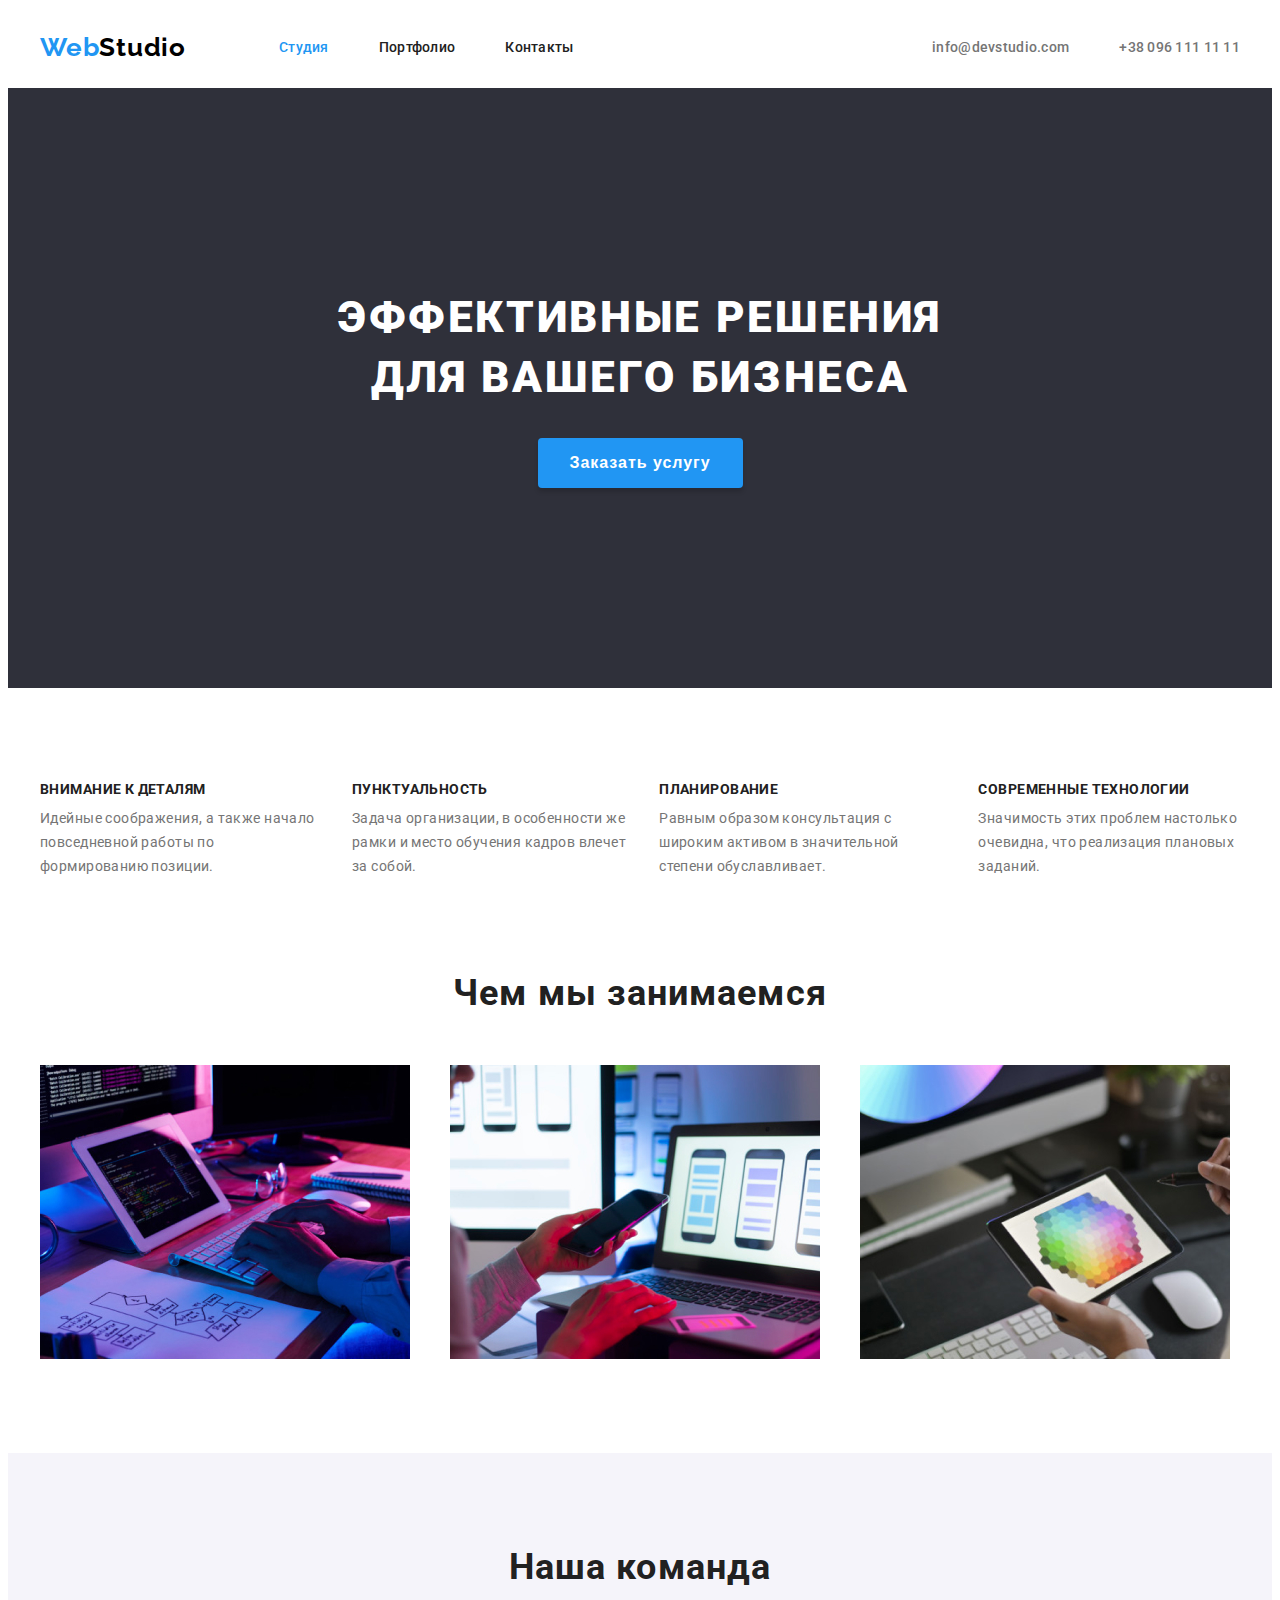
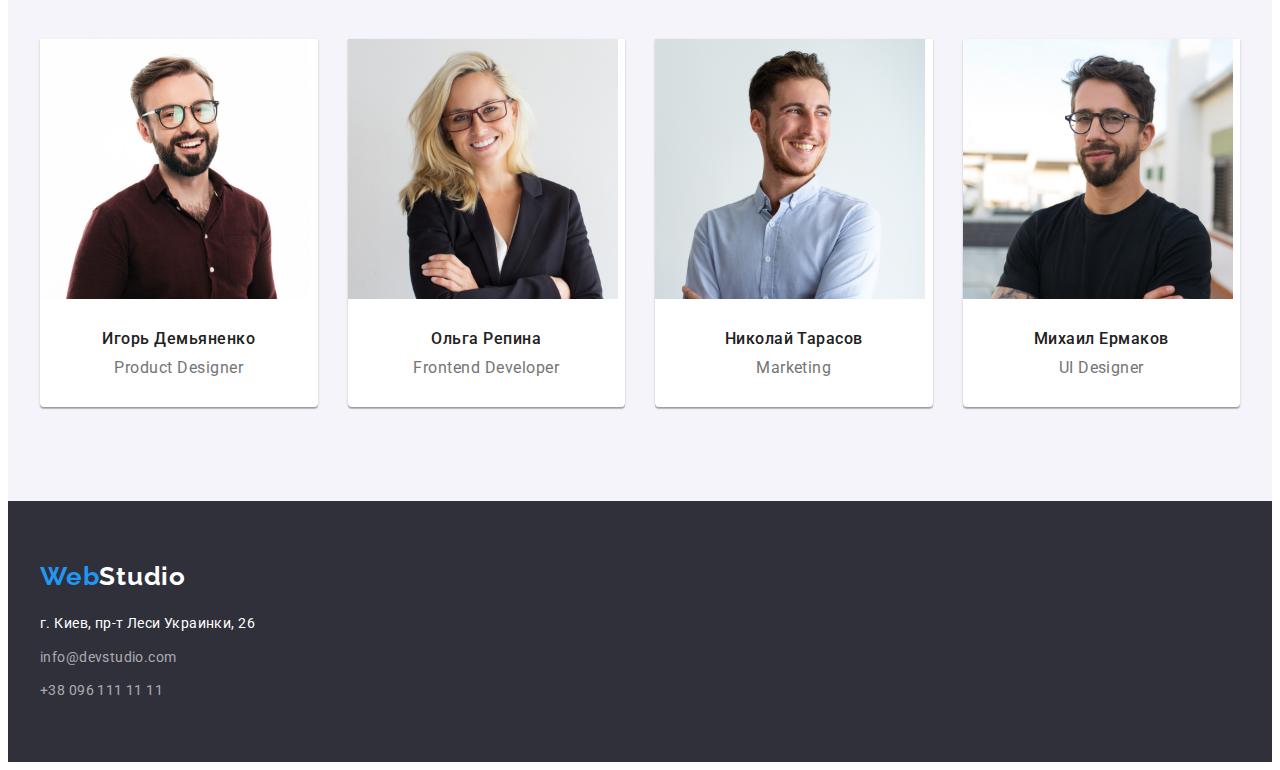
<file: index.html>
<!DOCTYPE html>
<html lang="ru">
<head>
    <meta charset="UTF-8">
    <meta name="viewport" content="width=device-width, initial-scale=1.0">
    <title>WebStudio</title>
    <link rel="preconnect" href="https://fonts.gstatic.com">
    <link href="https://fonts.googleapis.com/css2?family=Raleway:wght@700&family=Roboto:wght@400;500;700;900&display=swap"
        rel="stylesheet">
    <link rel="stylesheet" href="https://cdnjs.cloudflare.com/ajax/libs/modern-normalize/1.0.0/modern-normalize.min.css"
        integrity="sha512-ISS7cAi1PEhQ8jnbJpJZMd29NlhNj4AWYyLOSp2CE/CsHxTCu+r+t0D2yoJudVrd0/8fTVPUVDzY5Tvli75u/g=="
        crossorigin="anonymous" />
    <link rel="stylesheet" href="./css/style.css">
</head>
<body>
    <!--Site header-->
    <header class="header">
        
        <div class="container header">
            <nav class="nav">
                <a class="logo logo-light-theme link" href="./index.html">
                    <span class="logo-web">Web</span>Studio
                </a>
            
                <ul class="nav-list list">
                    <li class="nav-item">
                        <a class="nav-link link current" href="./index.html">Студия</a>
                    </li>
                    <li class="nav-item">
                        <a class="nav-link link" href="./portfolio.html">Портфолио</a>
                    </li>
                    <li class="nav-item">
                        <a class="nav-link link" href="">Контакты</a>
                    </li>
                </ul>
            </nav>
            
            <ul class="contact-list list">
                <li class="contact-item">
                    <a class="contact-link link" href="mailto:info@devstudio.com">info@devstudio.com</a>
                </li>
                <li class="contact-item">
                    <a class="contact-link link" href="tel:380961111111">+38 096 111 11 11</a>
                </li>
            </ul>
        </div>
            
       
    </header>

   
    <main>
        <!--Hero-->
        
            <section class="hero">
                <div class="container">
                    <h1 class="hero-title">
                        Эффективные решения<br/>
                        для вашего бизнеса
                    </h1>
                    <button class="modal-btn" type="button">Заказать услугу</button>
                </div>
               
            </section>
        
        <!--Features-->
        <section class="features">
            <h2 class="visually-hidden">Особенности</h2>

            <div class="container">
                <ul class="features-list list">
                    <li class="features-list-item">
                        <h3 class="features-titel">Внимание к деталям</h3>
                        <p class="features-text">Идейные соображения, а также начало повседневной работы по формированию позиции.</p>
                    </li>
                    <li class="features-list-item">
                        <h3 class="features-titel">Пунктуальность</h3>
                        <p class="features-text">Задача организации, в особенности же рамки и место обучения кадров влечет за собой.</p>
                    </li>
                    <li class="features-list-item">
                        <h3 class="features-titel">Планирование</h3>
                        <p class="features-text">Равным образом консультация с широким активом в значительной степени обуславливает.</p>
                    </li>
                    <li class="features-list-item">
                        <h3 class="features-titel">Современные технологии</h3>
                        <p class="features-text">Значимость этих проблем настолько очевидна, что реализация плановых заданий.</p>
                    </li>
                </ul>
            </div>
        
            
        </section>
        
        <!--What are we doing-->
        <section class="we-doing">

            <div class="container">
                <h2 class="titel">Чем мы занимаемся</h2>
                <ul class="we-doing-list list">
                    <li class="item">
                        <img class="we-doing-list-img" src="./images/box1.jpg" alt="Чем мы занимаемся" width="370">
                    </li>
                    <li class="item">
                        <img class="we-doing-list-img" src="./images/box2.jpg" alt="Чем мы занимаемся" width="370">
                    </li>
                    <li class="item">
                        <img class="we-doing-list-img" src="./images/box3.jpg" alt="Чем мы занимаемся" width="370">
                    </li>
                </ul>
            </div>
            
            
            
        </section>
        
        <!--Our team-->
        <section class="team">
            <div class="container">
                <h2 class="titel">Наша команда</h2>
                <ul class="team-list list">
                    <li class="team-list-item">
                        <img class="team-list-img" src="./images/product-designer.jpg" alt="член команды" width="270">
                        <div class="team-card">
                            <h3 class="team-list-title">Игорь Демьяненко</h3>
                            <p class="team-list-position" lang="en">Product Designer</p>
                        </div>
                        
                    </li>
                    <li class="team-list-item">
                        <img class="team-list-img" src="./images/frontend-developer.jpg" alt="член команды" width="270">
                        <div class="team-card">
                            <h3 class="team-list-title">Ольга Репина</h3>
                            <p class="team-list-position" lang="en">Frontend Developer</p>
                        </div>
                       
                    </li>
                    <li class="team-list-item">
                        <img class="team-list-img" src="./images/marketing.jpg" alt="член команды" width="270">
                        <div class="team-card">
                            <h3 class="team-list-title">Николай Тарасов</h3>
                            <p class="team-list-position" lang="en">Marketing</p>
                        </div>
                        
                    </li>
                    <li class="team-list-item">
                        <img class="team-list-img" src="./images/ui-designer.jpg" alt="член команды" width="270">
                        <div class="team-card">
                            <h3 class="team-list-title">Михаил Ермаков</h3>
                            <p class="team-list-position" lang="en">UI Designer</p>
                        </div>
                    </li>
                </ul>
            </div>
        </section>
    </main>

    <!--Basement-->
    <footer class="footer">
        
        <div class="container">
            <a class="logo logo-dark-theme link" href="./index.html">
                <span class="logo-web">Web</span>Studio
            </a>
            
            <address class="address">
                <ul class="address-list list">
                    <li class="address-list-item">
                        <a class="address-list-link link" href="https://goo.gl/maps/XajfWDtzmyo4P4pL7" target="blanck"
                            rel="noopener nooreferrer">
                            г. Киев, пр-т Леси Украинки, 26</a>
                    </li>
                    <li class="address-list-item">
                        <a class="contact-list-link link" href="mailto:info@devstudio.com">info@devstudio.com</a>
                    </li>
                    <li class="address-list-item">
                        <a class="contact-list-link link" href="tel:380961111111">+38 096 111 11 11</a>
                    </li>
                </ul>
            </address>
        </div>

    </footer>

    

</body>
</html>
</file>
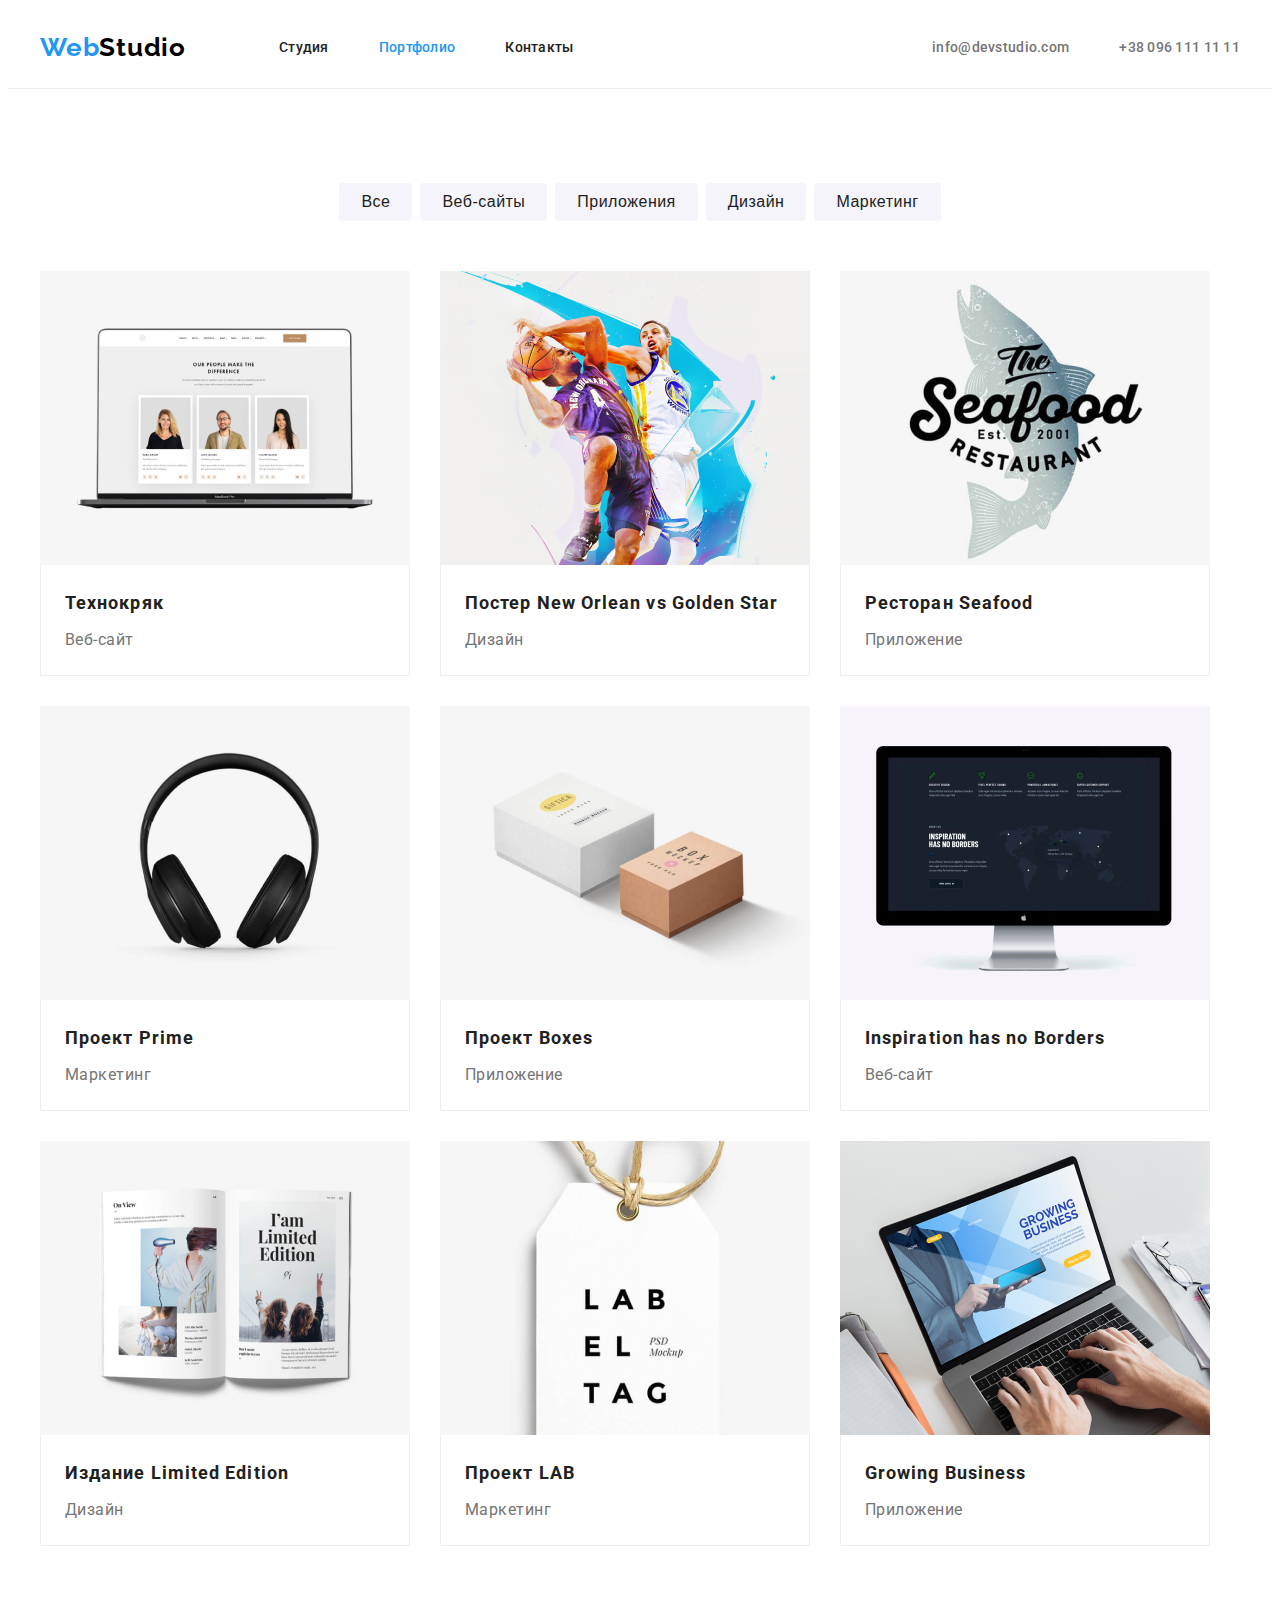
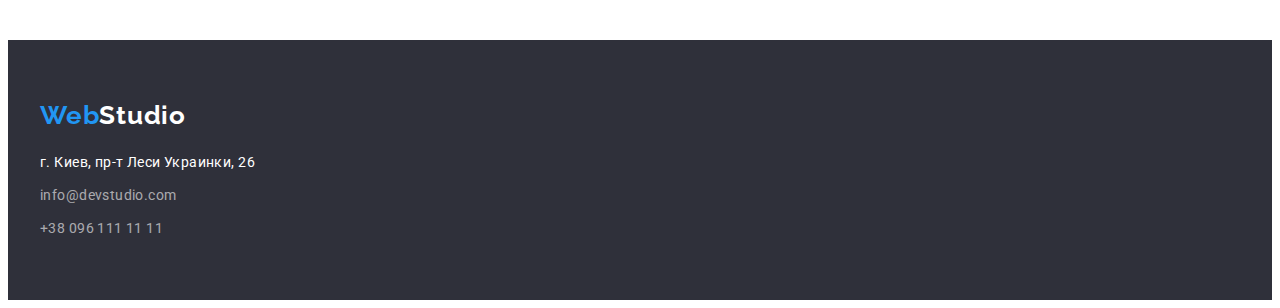
<file: portfolio.html>
<!DOCTYPE html>
<html lang="ru">
<head>
    <meta charset="UTF-8">
    <meta http-equiv="X-UA-Compatible" content="IE=edge">
    <meta name="viewport" content="width=device-width, initial-scale=1.0">
    <title>Портфолио</title>
    <link rel="preconnect" href="https://fonts.gstatic.com">
    <link href="https://fonts.googleapis.com/css2?family=Raleway:wght@700&family=Roboto:wght@400;500;700;900&display=swap"
        rel="stylesheet">
    <link rel="stylesheet" href="https://cdnjs.cloudflare.com/ajax/libs/modern-normalize/1.0.0/modern-normalize.min.css"
        integrity="sha512-ISS7cAi1PEhQ8jnbJpJZMd29NlhNj4AWYyLOSp2CE/CsHxTCu+r+t0D2yoJudVrd0/8fTVPUVDzY5Tvli75u/g=="
        crossorigin="anonymous" />
    <link rel="stylesheet" href="./css/style.css">
</head>
<body>

    <!--Site header-->
    <header class="header border-header">
                
        <div class="container header">
            <nav class="nav">
                <a class="logo logo-light-theme link" href="./index.html">
                    <span class="logo-web">Web</span>Studio
                </a>
        
                <ul class="nav-list list">
                    <li class="nav-item">
                        <a class="nav-link link" href="./index.html">Студия</a>
                    </li>
                    <li class="nav-item">
                        <a class="nav-link link current" href="./portfolio.html">Портфолио</a>
                    </li>
                    <li class="nav-item">
                        <a class="nav-link link" href="">Контакты</a>
                    </li>
                </ul>
            </nav>
        
            <ul class="contact-list list">
                <li class="contact-item">
                    <a class="contact-link link" href="mailto:info@devstudio.com">info@devstudio.com</a>
                </li>
                <li class="contact-item">
                    <a class="contact-link link" href="tel:380961111111">+38 096 111 11 11</a>
                </li>
            </ul>
        </div>
    
    </header>

    <main>
      
      <!--Portfolio-->
      <section class="gallery">
        <div class="container">
            <h1 class="visually-hidden">Портфолио</h1>            
                    
            <ul class="filter-list list">
                <li class="filter-item">
                    <button class="modal-btn-filter" type="button">Все</button>
                </li>
            
                <li class="filter-item">
                    <button class="modal-btn-filter" type="button">Веб-сайты</button>
                </li>
            
                <li class="filter-item">
                    <button class="modal-btn-filter" type="button">Приложения</button>
                </li>
            
                <li class="filter-item">
                    <button class="modal-btn-filter" type="button">Дизайн</button>
                </li>
            
                <li class="filter-item">
                    <button class="modal-btn-filter" type="button">Маркетинг</button>
                </li>
            </ul>                       
                     
            <ul class="gallery-list list">
                <li class="gallery-list-item">
                    <a class="gallery-list-link link" href="">
                        <img class="gallery-list-img" src="./images/portfolio/technokryak.jpg" alt="сайт веб-разработчиков">
                        <div class="portfolio-card">
                            <h2 class="gallery-list-title">Технокряк</h2>
                            <p class="gallery-list-position">Веб-сайт</p>
                        </div>
                    </a>
                </li>
            
                <li class="gallery-list-item">
                    <a class="gallery-list-link link" href="">
                        <img class="gallery-list-img" src="./images/portfolio/new-orlean-vs-golden-star.jpg"
                            alt="баскетбольный постер">
                       <div class="portfolio-card">
                            <h2 class="gallery-list-title">Постер New Orlean vs Golden Star</h2>
                            <p class="gallery-list-position">Дизайн</p>
                       </div>
                    </a>
                </li>
            
                <li class="gallery-list-item">
                    <a class="gallery-list-link link" href="">
                        <img class="gallery-list-img" src="./images/portfolio/seafood-restaurant.jpg" alt="логотип ресторана">
                        <div class="portfolio-card">
                            <h2 class="gallery-list-title">Ресторан Seafood</h2>
                            <p class="gallery-list-position">Приложение</p>
                        </div>
                    </a>
                </li>
            
                <li class="gallery-list-item">
                    <a class="gallery-list-link link" href="">
                        <img class="gallery-list-img" src="./images/portfolio/prime-project.jpg" alt="наушники">
                        <div class="portfolio-card">
                            <h2 class="gallery-list-title">Проект Prime</h2>
                            <p class="gallery-list-position">Маркетинг</p>
                        </div>
                    </a>
                </li>
            
                <li class="gallery-list-item">
                    <a class="gallery-list-link link" href="">
                        <img class="gallery-list-img" src="./images/portfolio/boxes-project.jpg" alt="лежат две коробки">
                        <div class="portfolio-card">
                            <h2 class="gallery-list-title">Проект Boxes</h2>
                            <p class="gallery-list-position">Приложение</p>
                        </div>
                    </a>
                </li>
            
                <li class="gallery-list-item">
                    <a class="gallery-list-link link" href="">
                        <img class="gallery-list-img" src="./images/portfolio/inspiration-has-no-borders.jpg"
                            alt="монитор на котором открыт сайт">
                        <div class="portfolio-card">
                            <h2 class="gallery-list-title" lang="en">Inspiration has no Borders</h2>
                            <p class="gallery-list-position">Веб-сайт</p>
                        </div>
                    </a>
                </li>
            
                <li class="gallery-list-item">
                    <a class="gallery-list-link link" href="">
                        <img class="gallery-list-img" src="./images/portfolio/limitede-edition.jpg" alt="открытая книга">
                        <div class="portfolio-card">
                            <h2 class="gallery-list-title">Издание Limited Edition</h2>
                            <p class="gallery-list-position">Дизайн</p>
                        </div>
                    </a>
                </li>
            
                <li class="gallery-list-item">
                    <a class="gallery-list-link link" href="">
                        <img class="gallery-list-img" src="./images/portfolio/lab-project.jpg" alt="бирка с подписью label tag ">
                        <div class="portfolio-card">
                            <h2 class="gallery-list-title">Проект LAB</h2>
                            <p class="gallery-list-position">Маркетинг</p>
                        </div>
                    </a>
                </li>
            
                <li class="gallery-list-item">
                    <a class="gallery-list-link link" href="">
                        <img class="gallery-list-img" src="./images/portfolio/growing-business.jpg"
                            alt="мужчина работает за ноутбуком">
                        <div class="portfolio-card">
                            <h2 class="gallery-list-title" lang="en">Growing Business</h2>
                            <p class="gallery-list-position">Приложение</p>
                        </div>
                       
                    </a>
                </li>
            </ul>
        </div>
        
      </section>
                       
                
    </main>

    <!--Basement-->
    <footer class="footer">
       
        <div class="container">
            <a class="logo logo-dark-theme link" href="./index.html">
                <span class="logo-web">Web</span>Studio
            </a>
        
            <address class="address">
                <ul class="address-list list">
                    <li class="address-list-item">
                        <a class="address-list-link link" href="https://goo.gl/maps/XajfWDtzmyo4P4pL7" target="blanck"
                            rel="noopener nooreferrer">
                            г. Киев, пр-т Леси Украинки, 26</a>
                    </li>
                    <li class="address-list-item">
                        <a class="contact-list-link link" href="mailto:info@devstudio.com">info@devstudio.com</a>
                    </li>
                    <li class="address-list-item">
                        <a class="contact-list-link link" href="tel:380961111111">+38 096 111 11 11</a>
                    </li>
                </ul>
            </address>
        </div>
    
    </footer>
    
    
</body>
</html>
</file>
<file: css/style.css>
:root {
  --main-font: "Roboto", sans-serif;
  --secondary-font: "Raleway", sans-serif;
  --accent-color: #2196f3;
  --title-color: #212121;
  --primary-text-color: #757575;
  --primary-background-color: #ffffff;
  --back-color: #2f303a;
  --color-filter: #f5f4fa;
}

/* outline: 2px solid tomato; */
body {
  font-family: var(--main-font);
  background-color: var(--primary-background-color);
  color: var(--primary-text-color);
}

h1,
h2,
h3,
h4,
h5,
h6,
p {
  margin: 0;
}

ul,
ol {
  margin: 0;
  padding: 0;
}

img {
  display: block;
}

.link {
  text-decoration: none;
}

.list {
  list-style: none;
}

.address {
  font-style: normal;
}

.visually-hidden {
  position: absolute !important;
  clip: rect(1px 1px 1px 1px); /* IE6, IE7 */
  clip: rect(1px, 1px, 1px, 1px);
  padding: 0 !important;
  border: 0 !important;
  height: 1px !important;
  width: 1px !important;
  overflow: hidden;
}

.container {
  width: 1200px;
  margin: 0 auto;
  padding-left: 15px;
  padding-right: 15px;
  /* outline: 2px solid tomato; */
}

/* ============= COMPONENTS ============= */

.logo {
  font-family: var(--secondary-font);
  font-weight: 700;
  font-size: 26px;
  line-height: 1.19;
  letter-spacing: 0.03em;
  display: inline-block;
}

.logo-web {
  color: var(--accent-color);
}

.logo-light-theme {
  color: #000000;
  margin-right: 93px;
  padding-top: 24px;
  padding-bottom: 25px;
}
.logo-dark-theme {
  color: var(--primary-background-color);
  margin-bottom: 20px;
}

.titel {
  font-weight: 700;
  font-size: 36px;
  line-height: 1.16;
  text-align: center;
  letter-spacing: 0.03em;

  color: var(--title-color);
}
/* ============= END COMPONENTS ============= */

/* ============= HEADER ============= */

.header .container {
  display: flex;
  align-items: center;
}

.nav {
  display: flex;
  align-items: center;
}

.nav-list {
  display: flex;
  align-items: center;
}

.nav-item:not(:last-child) {
  margin-right: 50px;
}

.contact-list {
  display: flex;
  align-items: center;
  margin-left: auto;
}

.contact-item:not(:last-child) {
  margin-right: 50px;
}

.nav-link {
  font-family: var(--main-font);
  font-weight: 500;
  font-size: 14px;
  line-height: 1.14;
  letter-spacing: 0.02em;
  color: var(--title-color);
  padding-top: 32px;
  padding-bottom: 32px;
  display: inline-block;
}

.nav-link:hover,
.nav-link:focus,
.nav-link:active {
  color: var(--accent-color);
}

.current {
  color: var(--accent-color);
}

.contact-link {
  font-weight: 500;
  font-size: 14px;
  line-height: 1.14;
  letter-spacing: 0.02em;

  color: var(--primary-text-color);
  padding-top: 32px;
  padding-bottom: 32px;
  display: inline-block;
}

.contact-link:hover,
.contact-link:focus {
  color: var(--accent-color);
}

/* ============= END HEADER ============= */

/* ============= HERO ============= */
.hero {
  background-color: var(--back-color);
  text-align: center;
}

.hero .container {
  padding-top: 200px;
  padding-bottom: 200px;
}

.hero-title {
  font-weight: 900;
  font-size: 44px;
  line-height: 1.36;
  text-align: center;
  letter-spacing: 0.06em;
  text-transform: uppercase;

  color: var(--primary-background-color);

  margin-bottom: 30px;
}

.modal-btn {
  font-weight: 700;
  font-size: 16px;
  line-height: 1.87;
  display: flex;
  align-items: center;
  text-align: center;
  letter-spacing: 0.06em;
  cursor: pointer;
  color: var(--primary-background-color);
  background-color: var(--accent-color);

  display: inline-block;
  padding: 10px 32px;

  min-width: 200px;
  border-style: none;
  box-shadow: 0px 4px 4px rgba(0, 0, 0, 0.15);
  border-radius: 4px;
}

.modal-btn:hover,
.modal-btn:focus {
  background-color: #188ce8;
  color: var(--primary-background-color);
}

/* ============= END HERO ============= */

/* ============= FEATURES ============= */

.features {
  padding-top: 94px;
}

.container .features-list {
  display: flex;
}

.features-list .features-list-item {
  width: calc((100%-90px) / 4);
  margin-right: 30px;
  margin-left: 0;
}
.features-list .features-list-item:last-child {
  margin-right: 0;
}

.features-titel {
  font-weight: 700;
  font-size: 14px;
  line-height: 1.14;
  letter-spacing: 0.03em;
  text-transform: uppercase;

  color: var(--title-color);
  margin-bottom: 10px;
}

.features-text {
  font-weight: 400;
  font-size: 14px;
  line-height: 1.71;
  letter-spacing: 0.03em;
}

/* ============= END FEATURES ============= */

/* ============= What are we doing ============= */

.we-doing {
  padding-top: 94px;
  padding-bottom: 94px;
}

.we-doing-list {
  display: flex;
}

.we-doing-list .item {
  width: calc((100% - 60px) / 3);
  margin-right: 30px;
}

.we-doing-list .item:last-child {
  margin-right: 0;
}

/* ============= END What are we doing ============= */

/* ============= OUR TEAM ============= */

.team {
  background-color: var(--color-filter);
  padding-top: 94px;
  padding-bottom: 94px;
}

.titel {
  margin-bottom: 50px;
}

.team-list {
  display: flex;
}

.team-list .team-list-item {
  width: calc((100% - 90px) / 4);
  margin-right: 30px;

  background: var(--primary-background-color);

  border-radius: 0px 0px 4px 4px;
  box-shadow: 0px 1px 3px rgba(0, 0, 0, 0.12), 0px 1px 1px rgba(0, 0, 0, 0.14),
    0px 2px 1px rgba(0, 0, 0, 0.2);
}

.team-list .team-list-item:last-child {
  margin-right: 0;
}

.team-card {
  padding: 30px 40px;
  text-align: center;
}

.team-list-title {
  font-weight: 500;
  font-size: 16px;
  line-height: 1.19;
  text-align: center;
  letter-spacing: 0.03em;

  color: var(--title-color);

  margin-bottom: 10px;
}

.team-list-position {
  font-weight: 400;
  font-size: 16px;
  line-height: 1.19;
  text-align: center;
  letter-spacing: 0.03em;
}
/* ============= END OUR TEAM ============= */

/* ============= FOOTER ============= */

.footer {
  background-color: var(--back-color);
}

.footer .container {
  padding-top: 60px;
  padding-bottom: 60px;
}

.address-list-item {
  margin-bottom: 9px;
}

.address-list-item:last-child {
  margin-bottom: 0;
}

.address-list-link {
  font-weight: 400;
  font-size: 14px;
  line-height: 1.71;
  letter-spacing: 0.03em;

  color: var(--primary-background-color);
}

.contact-list-link {
  font-weight: 400;
  font-size: 14px;
  line-height: 24px;
  letter-spacing: 0.03em;

  color: rgba(255, 255, 255, 0.6);
}

/* ============= END FOOTER ============= */

/* ============= GALLERY ============= */

.border-header {
  border-bottom: 1px solid #ececec;
}

.filter-list {
  display: flex;
  justify-content: center;
}

.filter-list {
  margin-bottom: 50px;
}

.filter-item:not(:last-child) {
  margin-right: 8px;
}

.modal-btn-filter {
  font-weight: 500;
  font-size: 16px;
  line-height: 1.62;
  text-align: center;
  letter-spacing: 0.03em;
  cursor: pointer;
  display: inline-block;

  color: var(--title-color);
  background-color: var(--color-filter);
  border-radius: 4px;
  padding: 6px 22px;

  min-width: 73px;
  border-style: none;
}

.modal-btn-filter:hover,
.modal-btn-filter:focus {
  background-color: var(--accent-color);
  color: var(--primary-background-color);
  box-shadow: 0px 3px 1px rgba(0, 0, 0, 0.1), 0px 1px 2px rgba(0, 0, 0, 0.08),
    0px 2px 2px rgba(0, 0, 0, 0.12);
  border-radius: 4px;
  border-color: var(--accent-color);
}

.gallery {
  padding-top: 94px;
  padding-bottom: 94px;
}

.gallery-list {
  display: flex;
  flex-wrap: wrap;
  margin: -15px;
}
.gallery-list-item {
  margin: 15px;
  width: 370px;
}

.portfolio-card {
  padding: 20px 24px;
  background: #ffffff;
  border-right: 1px solid #eeeeee;
  border-bottom: 1px solid #eeeeee;
  border-left: 1px solid #eeeeee;
}

.gallery-list-title {
  font-weight: 700;
  font-size: 18px;
  line-height: 2;
  letter-spacing: 0.06em;

  color: var(--title-color);
  margin-bottom: 4px;
}

.gallery-list-position {
  font-weight: 400;
  font-size: 16px;
  line-height: 1.87;
  letter-spacing: 0.03em;
  color: var(--primary-text-color);
}

/* ============= END GALLERY  ============= */
</file>
